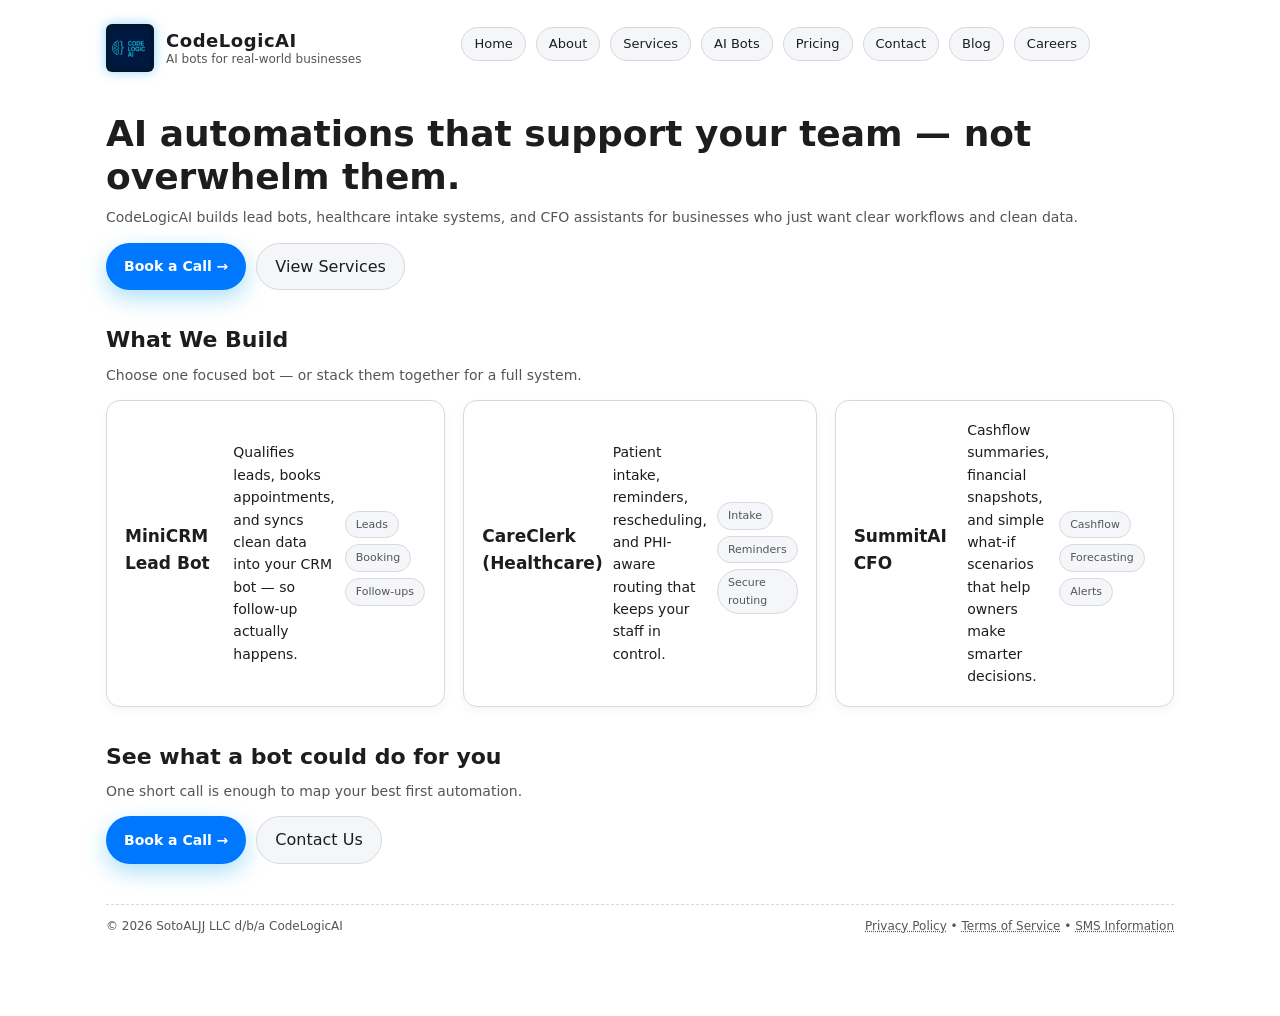
<file: index.html>
<!DOCTYPE html>
<html lang="en">
<head>
  <meta charset="UTF-8" />
  <title>CodeLogicAI – Practical AI Bots for Real Businesses</title>
  <meta name="viewport" content="width=device-width, initial-scale=1" />
  <meta
    name="description"
    content="AI bots for lead capture, scheduling, healthcare intake, and financial visibility — built for real-world small businesses."
  />
  <link rel="stylesheet" href="style.css" />

  <style>
    /* LIGHT THEME */
    :root {
      --bg: #ffffff;
      --bg-alt: #f4f6f9;
      --accent: #0077ff;
      --accent-soft: rgba(0,119,255,0.09);
      --text: #1d1d1f;
      --muted: #555;
      --card: #ffffff;
      --border: #d9d9d9;
    }

    * {
      margin: 0;
      padding: 0;
      box-sizing: border-box;
      font-family: system-ui, -apple-system, BlinkMacSystemFont, "Segoe UI", sans-serif;
    }

    body {
      background: var(--bg);
      color: var(--text);
      line-height: 1.6;
      -webkit-font-smoothing: antialiased;
    }

    a { color: inherit; text-decoration: none; }

    .page {
      max-width: 1100px;
      margin: 0 auto;
      padding: 24px 16px 80px;
    }

    /* HEADER */
    header {
      display: flex;
      justify-content: space-between;
      align-items: center;
      margin-bottom: 40px;
      flex-wrap: wrap;
      gap: 16px;
    }

    .logo {
      display: flex;
      gap: 12px;
      align-items: center;
    }

    .logo-img {
      width: 48px;
      height: auto;
      border-radius: 6px;
    }

    .logo-text span:first-child {
      font-weight: 700;
      font-size: 18px;
    }

    .logo-text span:last-child {
      font-size: 12px;
      color: var(--muted);
    }

    /* NAVIGATION */
    .nav {
      display: flex;
      gap: 10px;
      flex-wrap: wrap;
    }

    .nav a {
      padding: 6px 12px;
      border-radius: 999px;
      background: var(--bg-alt);
      border: 1px solid var(--border);
      font-size: 13px;
      color: var(--text);
    }

    .nav a:hover {
      background: var(--accent-soft);
      border-color: var(--accent);
    }

    /* BUTTONS */
    .btn-primary {
      padding: 10px 18px;
      border-radius: 999px;
      background: var(--accent);
      color: white;
      border: none;
      font-weight: 600;
      cursor: pointer;
    }

    .btn-secondary {
      padding: 10px 18px;
      border-radius: 999px;
      background: var(--bg-alt);
      border: 1px solid var(--border);
      color: var(--text);
      cursor: pointer;
    }

    /* SECTIONS */
    .section {
      margin-top: 32px;
    }

    .section h1 {
      font-size: 36px;
      margin-bottom: 8px;
    }

    .section h2 {
      font-size: 22px;
      margin-bottom: 6px;
    }

    .section-sub {
      color: var(--muted);
      font-size: 14px;
      margin-bottom: 14px;
    }

    /* CARDS */
    .grid-3 {
      display: grid;
      grid-template-columns: repeat(3, 1fr);
      gap: 18px;
    }

    .grid-2 {
      display: grid;
      grid-template-columns: repeat(2, 1fr);
      gap: 18px;
      margin-top: 14px;
    }

    @media (max-width: 860px) {
      .grid-3, .grid-2 {
        grid-template-columns: 1fr;
      }
    }

    .card {
      background: var(--card);
      padding: 18px;
      border-radius: 14px;
      border: 1px solid var(--border);
      box-shadow: 0 4px 10px rgba(0,0,0,0.04);
      font-size: 14px;
    }

    .card h3 {
      margin-bottom: 6px;
      font-size: 17px;
      font-weight: 600;
    }

    .pill-row {
      display: flex;
      gap: 6px;
      margin-top: 10px;
      flex-wrap: wrap;
    }

    .pill-row span {
      background: var(--bg-alt);
      border: 1px solid var(--border);
      padding: 4px 10px;
      border-radius: 999px;
      font-size: 11px;
      color: var(--muted);
    }

    footer {
      margin-top: 40px;
      font-size: 12px;
      color: var(--muted);
      display: flex;
      justify-content: space-between;
      flex-wrap: wrap;
    }
  </style>
</head>

<body>
  <div class="page">

    <!-- HEADER -->
    <header>
      <div class="logo">
        <img src="assets/Logo.png" class="logo-img" alt="CodeLogicAI Logo">
        <div class="logo-text">
          <span>CodeLogicAI</span>
          <span>AI bots for real-world businesses</span>
        </div>
      </div>

      <nav class="nav">
        <a href="index.html">Home</a>
        <a href="about.html">About</a>
        <a href="services.html">Services</a>
        <a href="bots.html">AI Bots</a>
        <a href="pricing.html">Pricing</a>
        <a href="contact.html">Contact</a>
        <a href="blog.html">Blog</a>
        <a href="careers.html">Careers</a>
      </nav>
    </header>

    <!-- HERO -->
    <section class="section">
      <h1>AI automations that support your team — not overwhelm them.</h1>
      <p class="section-sub">
        CodeLogicAI builds lead bots, healthcare intake systems, and CFO assistants for businesses who just want clear workflows and clean data.
      </p>

      <div style="display:flex; gap:10px; flex-wrap:wrap; margin-top:10px;">
        <a href="https://cal.com/your-handle/15min" class="btn-primary">Book a Call →</a>
        <a href="services.html" class="btn-secondary">View Services</a>
      </div>
    </section>

    <!-- WHAT WE BUILD -->
    <section class="section">
      <h2>What We Build</h2>
      <p class="section-sub">Choose one focused bot — or stack them together for a full system.</p>

      <div class="grid-3">

        <!-- CARD 1 UPDATED -->
        <div class="card">
          <h3>MiniCRM Lead Bot</h3>
          <p>Qualifies leads, books appointments, and syncs clean data into your CRM bot — so follow-up actually happens.</p>
          <div class="pill-row">
            <span>Leads</span><span>Booking</span><span>Follow-ups</span>
          </div>
        </div>

        <div class="card">
          <h3>CareClerk (Healthcare)</h3>
          <p>Patient intake, reminders, rescheduling, and PHI-aware routing that keeps your staff in control.</p>
          <div class="pill-row">
            <span>Intake</span><span>Reminders</span><span>Secure routing</span>
          </div>
        </div>

        <div class="card">
          <h3>SummitAI CFO</h3>
          <p>Cashflow summaries, financial snapshots, and simple what-if scenarios that help owners make smarter decisions.</p>
          <div class="pill-row">
            <span>Cashflow</span><span>Forecasting</span><span>Alerts</span>
          </div>
        </div>

      </div>
    </section>

    <!-- CTA -->
    <section class="section">
      <h2>See what a bot could do for you</h2>
      <p class="section-sub">One short call is enough to map your best first automation.</p>

      <div style="display:flex; gap:10px; flex-wrap:wrap; margin-top:10px;">
        <a href="https://cal.com/your-handle/15min" class="btn-primary">Book a Call →</a>
        <a href="contact.html" class="btn-secondary">Contact Us</a>
      </div>
    </section>

    <!-- FOOTER -->
    <footer>
      <div>© <span id="year"></span> SotoALJJ LLC d/b/a CodeLogicAI</div>
      <div>
        <a href="privacy.html">Privacy Policy</a> •
        <a href="terms.html">Terms of Service</a> •
        <a href="sms-consent.html">SMS Information</a>
      </div>
    </footer>
  </div>

  <script>
    document.getElementById("year").textContent = new Date().getFullYear();
  </script>
</body>
</html>
</file>
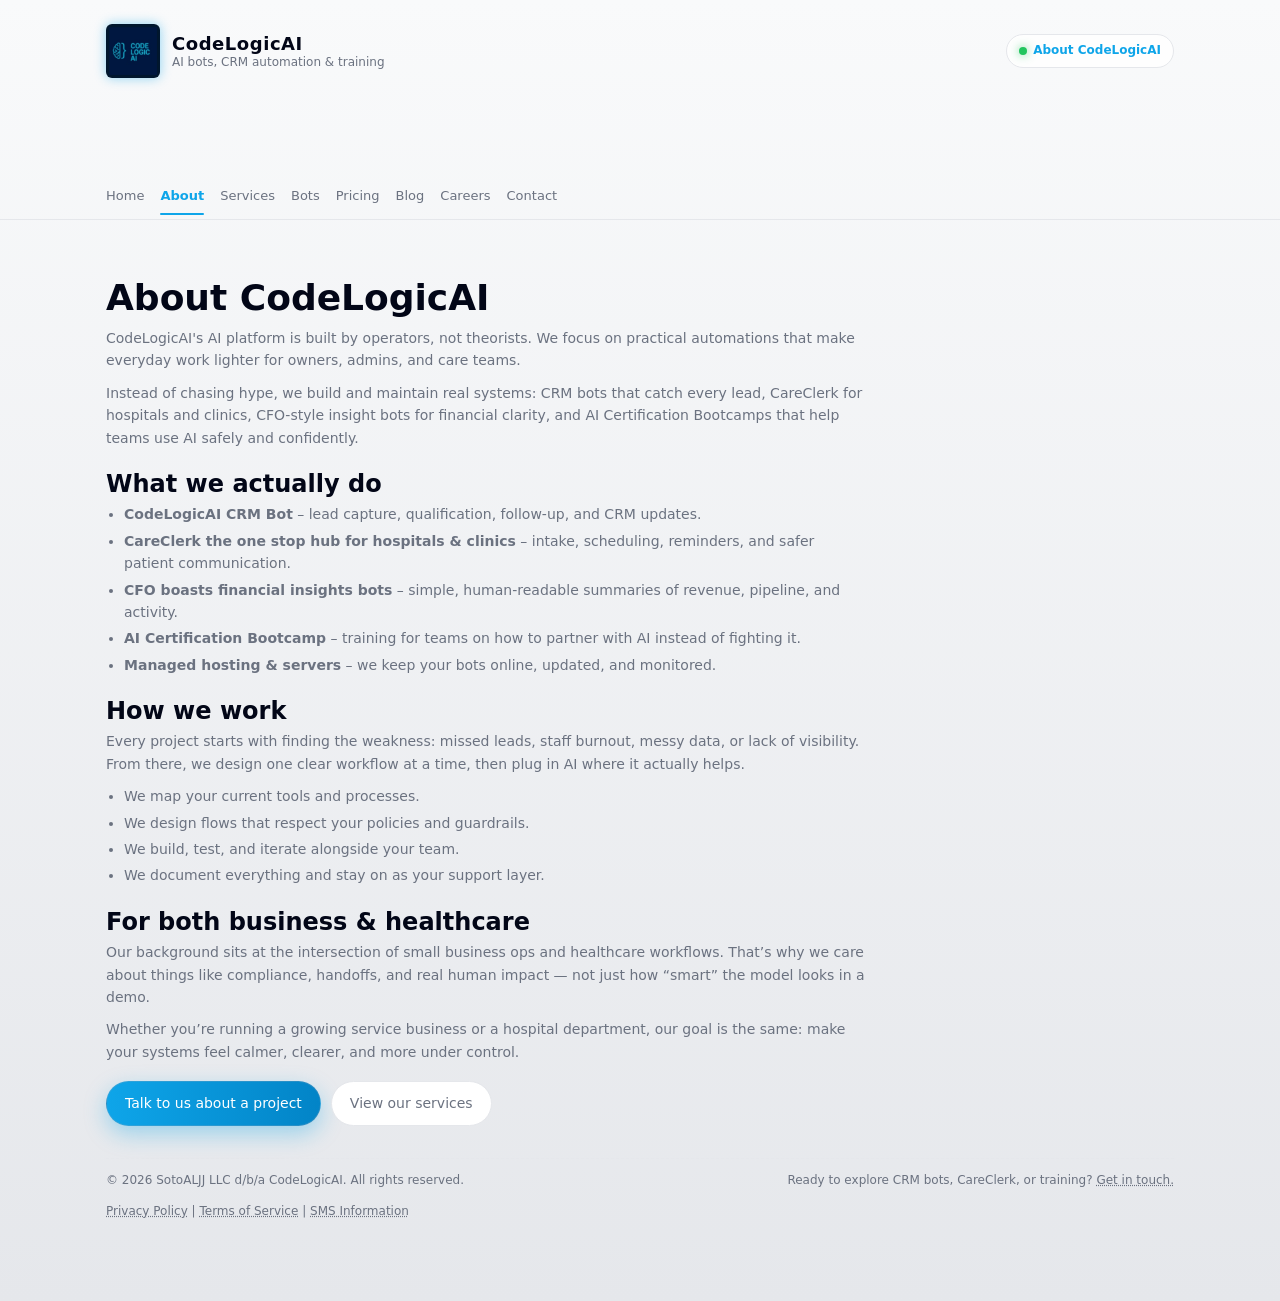
<file: about.html>
<!DOCTYPE html>
<html lang="en">
<head>
  <meta charset="UTF-8" />
  <title>About – CodeLogicAI</title>
  <meta name="viewport" content="width=device-width, initial-scale=1" />
  <meta
    name="description"
    content="Learn about CodeLogicAI – here at the AI studio we are building custom CRM bots, CareClerk is a hub for hospitals, CFO finacial insights bots, and AI Bootcamps for real-world teams."
  />
  <link rel="stylesheet" href="style.css" />
</head>
<body>
  <!-- Shared header -->
  <div class="page">
    <header>
      <div class="logo">
        <img src="assets/Logo.png" alt="CodeLogicAI Logo" class="logo-img" />
        <div class="logo-text">
          <span>CodeLogicAI</span>
          <span>AI bots, CRM automation & training</span>
        </div>
      </div>

      <div class="pill">
        <span class="pill-dot"></span>
        <span>
          <span class="accent">About CodeLogicAI</span>
        </span>
      </div>
    </header>
  </div>

  <!-- Shared nav -->
  <div class="nav-wrapper">
    <nav class="nav">
      <a href="index.html"    class="nav-link">Home</a>
      <a href="about.html"    class="nav-link active">About</a>
      <a href="services.html" class="nav-link">Services</a>
      <a href="bots.html"     class="nav-link">Bots</a>
      <a href="pricing.html"  class="nav-link">Pricing</a>
      <a href="blog.html"     class="nav-link">Blog</a>
      <a href="careers.html"  class="nav-link">Careers</a>
      <a href="contact.html"  class="nav-link">Contact</a>
    </nav>
  </div>

  <!-- Page content -->
  <div class="page">
    <section class="page-section">
      <h1>About CodeLogicAI</h1>
      <p>
        CodeLogicAI's  AI platform is built by operators, not theorists. We focus on
        practical automations that make everyday work lighter for owners, admins, and care teams.
      </p>
      <p>
        Instead of chasing hype, we build and maintain real systems:
        CRM bots that catch every lead, CareClerk for hospitals and clinics,
        CFO-style insight bots for financial clarity, and AI Certification Bootcamps
        that help teams use AI safely and confidently.
      </p>

      <h2 style="margin-top:16px;">What we actually do</h2>
      <ul>
        <li><strong>CodeLogicAI CRM Bot</strong> – lead capture, qualification, follow-up, and CRM updates.</li>
        <li><strong>CareClerk the one stop hub for hospitals & clinics</strong> – intake, scheduling, reminders, and safer patient communication.</li>
        <li><strong>CFO boasts financial insights bots</strong> – simple, human-readable summaries of revenue, pipeline, and activity.</li>
        <li><strong>AI Certification Bootcamp</strong> – training for teams on how to partner with AI instead of fighting it.</li>
        <li><strong>Managed hosting & servers</strong> – we keep your bots online, updated, and monitored.</li>
      </ul>

      <h2 style="margin-top:16px;">How we work</h2>
      <p>
        Every project starts with finding the weakness: missed leads, staff burnout, messy data,
        or lack of visibility. From there, we design one clear workflow at a time, then plug in
        AI where it actually helps.
      </p>
      <ul>
        <li>We map your current tools and processes.</li>
        <li>We design flows that respect your policies and guardrails.</li>
        <li>We build, test, and iterate alongside your team.</li>
        <li>We document everything and stay on as your support layer.</li>
      </ul>

      <h2 style="margin-top:16px;">For both business & healthcare</h2>
      <p>
        Our background sits at the intersection of small business ops and healthcare workflows.
        That’s why we care about things like compliance, handoffs, and real human impact —
        not just how “smart” the model looks in a demo.
      </p>
      <p>
        Whether you’re running a growing service business or a hospital department, our goal is the same:
        make your systems feel calmer, clearer, and more under control.
      </p>

      <div style="display:flex;gap:10px;flex-wrap:wrap;margin-top:18px;">
        <a
          href="mailto:lilliansoto@codelogicai.org?subject=CodeLogicAI%20About%20Project%20Inquiry"
          class="btn-primary"
        >
          Talk to us about a project
        </a>
        <a href="services.html" class="btn-outline">
          View our services
        </a>
      </div>
    </section>

    
<footer>
  <span>
    &copy; <span id="year"></span>
    SotoALJJ LLC d/b/a CodeLogicAI. All rights reserved.
  </span>

  <span>
    Ready to explore CRM bots, CareClerk, or training?
    <a href="contact.html">Get in touch.</a>
  </span>

  <div class="footer-links">
    <a href="privacy.html">Privacy Policy</a> |
    <a href="terms.html">Terms of Service</a> |
    <a href="sms-consent.html">SMS Information</a>
  </div>
</footer>

  </div>

  <script>
    document.getElementById("year").textContent = new Date().getFullYear();
  </script>
</body>
</html>
</file>
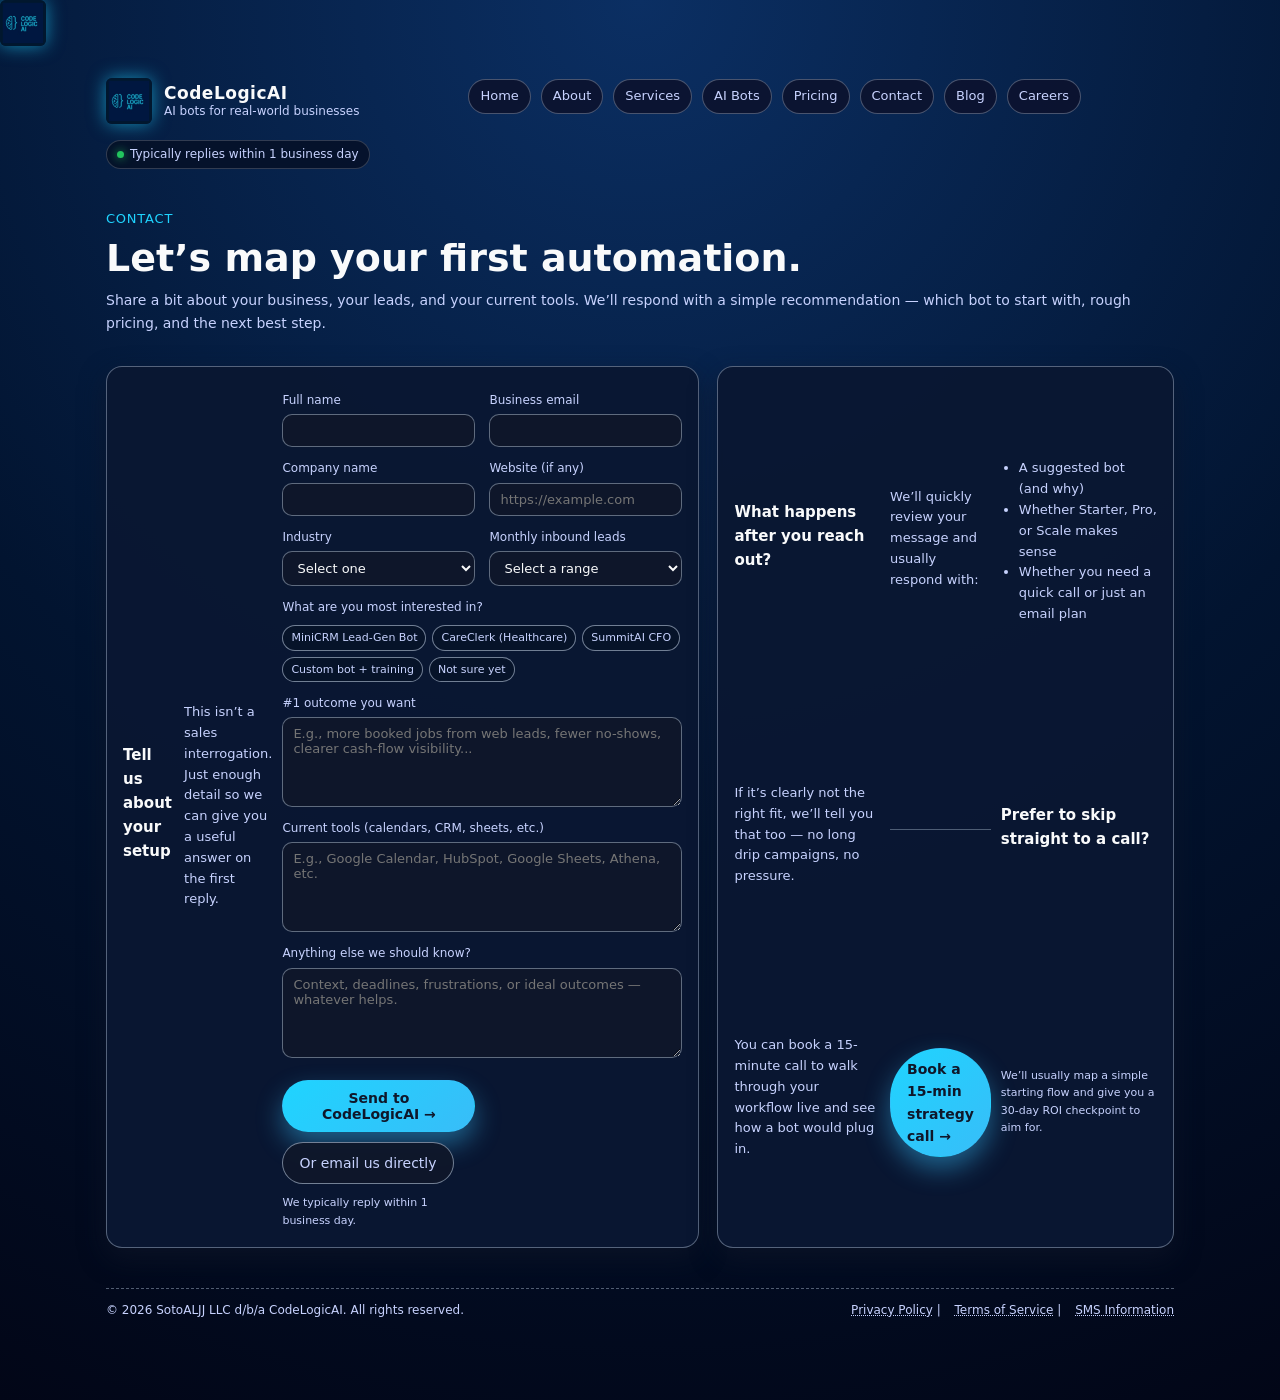
<file: contact.html>
<!DOCTYPE html>
<html lang="en">
<link rel="stylesheet" href="style.css" />
  <head>
  <meta charset="UTF-8" />
    <img src="assets/Logo.png" alt="CodeLogicAI Logo" class="logo-img">
  <title>Contact – CodeLogicAI</title>
  <meta name="viewport" content="width=device-width, initial-scale=1" />
  <meta
    name="description"
    content="Contact CodeLogicAI to discuss AI bots for lead capture, scheduling, healthcare intake, and CFO insights."
  />

  <style>
    :root {
      --bg: #021430;
      --bg-alt: #032341;
      --accent: #1fd4ff;
      --accent-soft: rgba(31, 212, 255, 0.16);
      --text: #f9fafb;
      --muted: #c7d2fe;
      --danger: #fb7185;
      --card: rgba(10, 23, 50, 0.96);
      --border: rgba(148, 163, 184, 0.55);
      --input-bg: rgba(15, 23, 42, 0.98);
    }

    * {
      box-sizing: border-box;
      margin: 0;
      padding: 0;
      font-family: system-ui, -apple-system, BlinkMacSystemFont, "Segoe UI", sans-serif;
    }

    body {
      background: radial-gradient(circle at top, #0b2f63 0, #021430 55%, #020617 100%);
      color: var(--text);
      line-height: 1.6;
      -webkit-font-smoothing: antialiased;
    }

    a { color: inherit; text-decoration: none; }

    .page {
      max-width: 1100px;
      margin: 0 auto;
      padding: 24px 16px 80px;
    }

    /* Header + logo */
    header {
      display: flex;
      align-items: center;
      justify-content: space-between;
      gap: 16px;
      margin-bottom: 40px;
      flex-wrap: wrap;
    }

    .logo {
      display: flex;
      align-items: center;
      gap: 12px;
    }

    .logo-img {
      height: 46px;
      width: auto;
      border-radius: 6px;
      box-shadow: 0 0 18px rgba(31, 212, 255, 0.6);
    }

    .logo-text {
      display: flex;
      flex-direction: column;
      line-height: 1.2;
    }

    .logo-text span:first-child {
      font-weight: 700;
      letter-spacing: 0.03em;
      font-size: 17px;
    }

    .logo-text span:last-child {
      font-size: 12px;
      color: var(--muted);
    }

    .nav {
      display: flex;
      flex-wrap: wrap;
      gap: 10px;
      font-size: 13px;
    }

    .nav a {
      padding: 6px 11px;
      border-radius: 999px;
      color: var(--muted);
      border: 1px solid rgba(148, 163, 184, 0.45);
      background: rgba(12, 20, 48, 0.95);
    }

    .nav a:hover {
      color: var(--text);
      background: rgba(15, 23, 42, 0.98);
      border-color: rgba(191, 219, 254, 0.9);
    }

    .header-cta {
      display: flex;
      gap: 10px;
      align-items: center;
      font-size: 13px;
      color: var(--muted);
    }

    .pill {
      border-radius: 999px;
      padding: 4px 10px;
      border: 1px solid rgba(255, 255, 255, 0.18);
      background: rgba(6, 17, 40, 0.9);
      display: inline-flex;
      align-items: center;
      gap: 6px;
    }

    .dot-green {
      width: 7px;
      height: 7px;
      border-radius: 999px;
      background: #22c55e;
      box-shadow: 0 0 10px rgba(34, 197, 94, 0.9);
    }

    main { display: block; }

    .section {
      margin-top: 32px;
    }

    .section h1 {
      font-size: clamp(30px, 4vw, 38px);
      line-height: 1.1;
      margin-bottom: 10px;
    }

    .section h2 {
      font-size: 22px;
      margin-bottom: 8px;
    }

    .section p.section-sub {
      font-size: 14px;
      color: var(--muted);
      margin-bottom: 16px;
    }

    /* Layout */
    .grid-2 {
      display: grid;
      grid-template-columns: minmax(0, 1.3fr) minmax(0, 1fr);
      gap: 18px;
      margin-top: 20px;
    }

    @media (max-width: 880px) {
      header {
        flex-direction: column;
        align-items: flex-start;
      }
      .grid-2 {
        grid-template-columns: 1fr;
      }
    }

    .card {
      background: var(--card);
      border-radius: 16px;
      border: 1px solid var(--border);
      padding: 16px 16px 18px;
      font-size: 13px;
      box-shadow: 0 10px 26px rgba(15, 23, 42, 0.6);
    }

    .card h3 {
      font-size: 15px;
      margin-bottom: 6px;
    }

    .muted {
      color: var(--muted);
      font-size: 13px;
    }

    /* Form */
    form {
      display: grid;
      grid-template-columns: 1fr 1fr;
      gap: 12px 14px;
      margin-top: 8px;
    }

    @media (max-width: 720px) {
      form {
        grid-template-columns: 1fr;
      }
    }

    .field {
      display: flex;
      flex-direction: column;
      gap: 4px;
      font-size: 13px;
    }

    .field.full {
      grid-column: 1 / -1;
    }

    label {
      font-size: 12px;
      color: var(--muted);
    }

    input,
    select,
    textarea {
      background: var(--input-bg);
      border-radius: 10px;
      border: 1px solid rgba(148, 163, 184, 0.6);
      padding: 8px 10px;
      font-size: 13px;
      color: var(--text);
      outline: none;
    }

    input:focus,
    select:focus,
    textarea:focus {
      border-color: var(--accent);
      box-shadow: 0 0 0 1px rgba(56, 189, 248, 0.7);
    }

    textarea {
      min-height: 90px;
      resize: vertical;
    }

    .chips {
      display: flex;
      flex-wrap: wrap;
      gap: 6px;
      margin-top: 4px;
    }

    .chip {
      font-size: 11px;
      padding: 3px 8px;
      border-radius: 999px;
      background: rgba(7, 19, 42, 0.95);
      border: 1px solid rgba(148, 163, 184, 0.75);
      color: var(--muted);
    }

    .btn-primary,
    .btn-secondary {
      border-radius: 999px;
      padding: 9px 16px;
      font-size: 14px;
      font-weight: 500;
      border: 1px solid transparent;
      cursor: pointer;
      display: inline-flex;
      align-items: center;
      gap: 8px;
      transition:
        transform 0.12s ease,
        box-shadow 0.12s ease,
        background 0.12s ease,
        border-color 0.12s ease;
    }

    .btn-primary {
      background: linear-gradient(135deg, #1fd4ff, #38bdf8);
      color: #0f172a;
      box-shadow: 0 12px 26px rgba(56, 189, 248, 0.45);
      font-weight: 600;
    }

    .btn-primary:hover {
      transform: translateY(-1px);
      box-shadow: 0 16px 34px rgba(56, 189, 248, 0.6);
    }

    .btn-secondary {
      background: rgba(15, 23, 42, 0.96);
      border-color: rgba(148, 163, 184, 0.75);
      color: var(--muted);
    }

    .btn-secondary:hover {
      background: rgba(15, 23, 42, 0.99);
      border-color: rgba(191, 219, 254, 0.9);
    }

    .form-actions {
      margin-top: 10px;
      display: flex;
      gap: 10px;
      flex-wrap: wrap;
      align-items: center;
    }

    .hint {
      font-size: 11px;
      color: var(--muted);
    }

    footer {
      margin-top: 40px;
      font-size: 12px;
      color: var(--muted);
      display: flex;
      justify-content: space-between;
      gap: 10px;
      flex-wrap: wrap;
      align-items: center;
    }

    .footer-links a {
      font-size: 12px;
      color: var(--muted);
      margin-left: 10px;
    }
  </style>
</head>

<body>
  <div class="page">

    <header>
      <div class="logo">
        <img src="assets/Logo.png" alt="CodeLogicAI Logo" class="logo-img">
        <div class="logo-text">
          <span>CodeLogicAI</span>
          <span>AI bots for real-world businesses</span>
        </div>
      </div>

      <nav class="nav">
        <a href="index.html">Home</a>
        <a href="about.html">About</a>
        <a href="services.html">Services</a>
        <a href="bots.html">AI Bots</a>
        <a href="pricing.html">Pricing</a>
        <a href="contact.html">Contact</a>
        <a href="blog.html">Blog</a>
        <a href="careers.html">Careers</a>
      </nav>

      <div class="header-cta">
        <div class="pill">
          <span class="dot-green"></span>
          <span>Typically replies within 1 business day</span>
        </div>
      </div>
    </header>

    <main>
      <!-- HERO -->
      <section class="section">
        <div style="font-size:13px;color:var(--accent);text-transform:uppercase;letter-spacing:.06em;margin-bottom:8px;">
          Contact
        </div>
        <h1>Let’s map your first automation.</h1>
        <p class="section-sub">
          Share a bit about your business, your leads, and your current tools. We’ll respond with
          a simple recommendation — which bot to start with, rough pricing, and the next best step.
        </p>
      </section>

      <!-- FORM + SIDEBAR -->
      <section class="section">
        <div class="grid-2">
          <!-- FORM CARD -->
          <div class="card">
            <h3>Tell us about your setup</h3>
            <p class="muted">
              This isn’t a sales interrogation. Just enough detail so we can give you a useful answer on the first reply.
            </p>

            <!-- NOTE: update the action to a real form endpoint later if you want -->
            <form action="mailto:lilliansoto@codelogicai.org" method="post" enctype="text/plain">
              <div class="field">
                <label for="name">Full name</label>
                <input id="name" name="name" type="text" required />
              </div>

              <div class="field">
                <label for="email">Business email</label>
                <input id="email" name="email" type="email" required />
              </div>

              <div class="field">
                <label for="company">Company name</label>
                <input id="company" name="company" type="text" />
              </div>

              <div class="field">
                <label for="website">Website (if any)</label>
                <input id="website" name="website" type="url" placeholder="https://example.com" />
              </div>

              <div class="field">
                <label for="industry">Industry</label>
                <select id="industry" name="industry">
                  <option value="">Select one</option>
                  <option>Home services</option>
                  <option>Healthcare / wellness</option>
                  <option>Roofing / trades</option>
                  <option>Trucking / logistics</option>
                  <option>Retail / e-com</option>
                  <option>Agency / marketing</option>
                  <option>Other</option>
                </select>
              </div>

              <div class="field">
                <label for="leads">Monthly inbound leads</label>
                <select id="leads" name="leads">
                  <option value="">Select a range</option>
                  <option>0–25</option>
                  <option>26–100</option>
                  <option>101–300</option>
                  <option>300+</option>
                </select>
              </div>

              <div class="field full">
                <label>What are you most interested in?</label>
                <div class="chips">
                  <span class="chip">MiniCRM Lead-Gen Bot</span>
                  <span class="chip">CareClerk (Healthcare)</span>
                  <span class="chip">SummitAI CFO</span>
                  <span class="chip">Custom bot + training</span>
                  <span class="chip">Not sure yet</span>
                </div>
              </div>

              <div class="field full">
                <label for="goal">#1 outcome you want</label>
                <textarea
                  id="goal"
                  name="goal"
                  placeholder="E.g., more booked jobs from web leads, fewer no-shows, clearer cash-flow visibility..."
                ></textarea>
              </div>

              <div class="field full">
                <label for="tools">Current tools (calendars, CRM, sheets, etc.)</label>
                <textarea
                  id="tools"
                  name="tools"
                  placeholder="E.g., Google Calendar, HubSpot, Google Sheets, Athena, etc."
                ></textarea>
              </div>

              <div class="field full">
                <label for="message">Anything else we should know?</label>
                <textarea
                  id="message"
                  name="message"
                  placeholder="Context, deadlines, frustrations, or ideal outcomes — whatever helps."
                ></textarea>
              </div>

              <div class="form-actions">
                <button type="submit" class="btn-primary">Send to CodeLogicAI →</button>
                <a href="mailto:lilliansoto@codelogicai.org" class="btn-secondary">Or email us directly</a>
                <span class="hint">We typically reply within 1 business day.</span>
              </div>
            </form>
          </div>

          <!-- SIDEBAR CARD -->
          <div class="card">
            <h3>What happens after you reach out?</h3>
            <p class="muted">
              We’ll quickly review your message and usually respond with:
            </p>
            <ul class="muted" style="padding-left:18px;margin-top:6px;font-size:13px;">
              <li>A suggested bot (and why)</li>
              <li>Whether Starter, Pro, or Scale makes sense</li>
              <li>Whether you need a quick call or just an email plan</li>
            </ul>

            <p class="muted" style="margin-top:10px;">
              If it’s clearly not the right fit, we’ll tell you that too — no long drip campaigns, no pressure.
            </p>

            <hr style="border:none;border-top:1px solid rgba(148,163,184,0.5);margin:14px 0;" />

            <h3>Prefer to skip straight to a call?</h3>
            <p class="muted">
              You can book a 15-minute call to walk through your workflow live and see how a bot would plug in.
            </p>

            <a href="https://cal.com/your-handle/15min" class="btn-primary" style="margin-top:10px;">
              Book a 15-min strategy call →
            </a>

            <p class="hint" style="margin-top:8px;">
              We’ll usually map a simple starting flow and give you a 30-day ROI checkpoint to aim for.
            </p>
          </div>
        </div>
      </section>
    </main>


<footer>
  <div>
    &copy; <span id="year"></span>
    SotoALJJ LLC d/b/a CodeLogicAI. All rights reserved.
  </div>

  <div class="footer-links">
    <a href="privacy.html">Privacy Policy</a> |
    <a href="terms.html">Terms of Service</a> |
    <a href="sms-consent.html">SMS Information</a>
  </div>
</footer>

<script>
  document.getElementById("year").textContent =
    new Date().getFullYear();
</script>
</body>
</html>
</file>
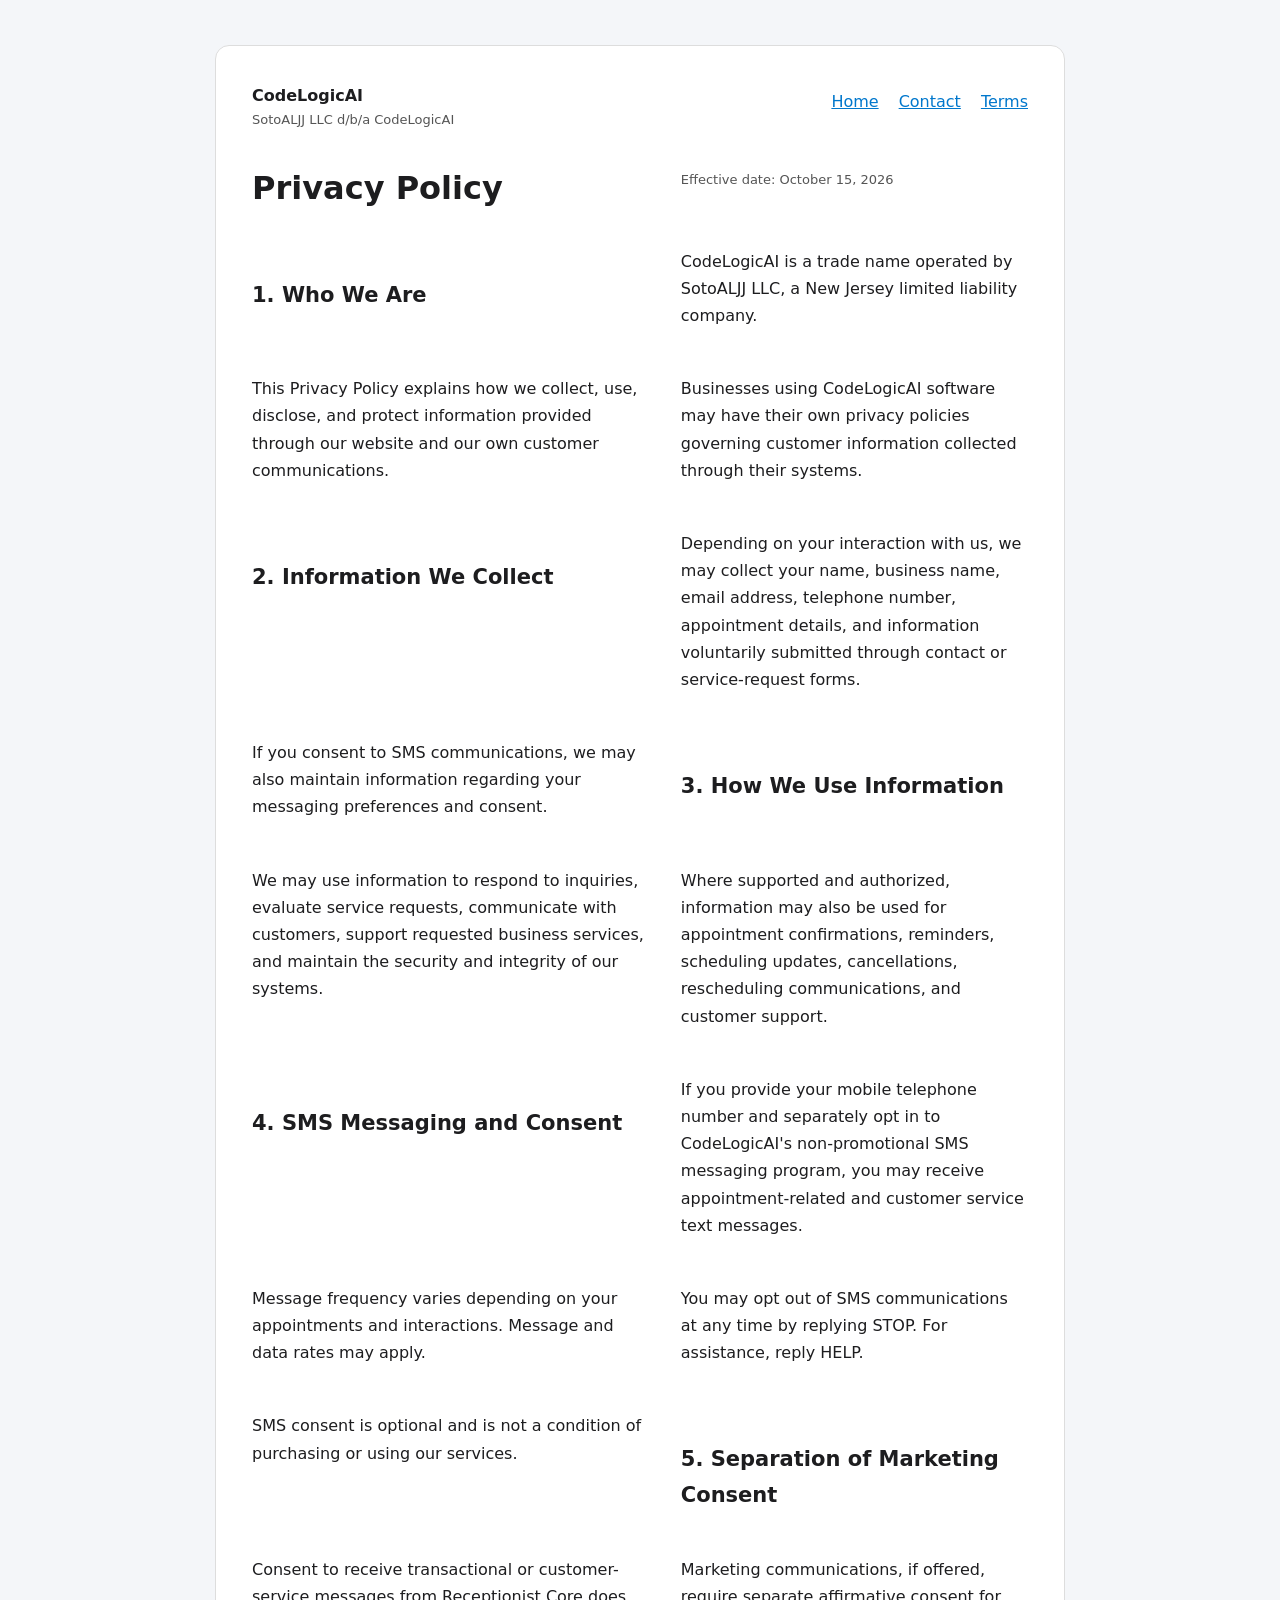
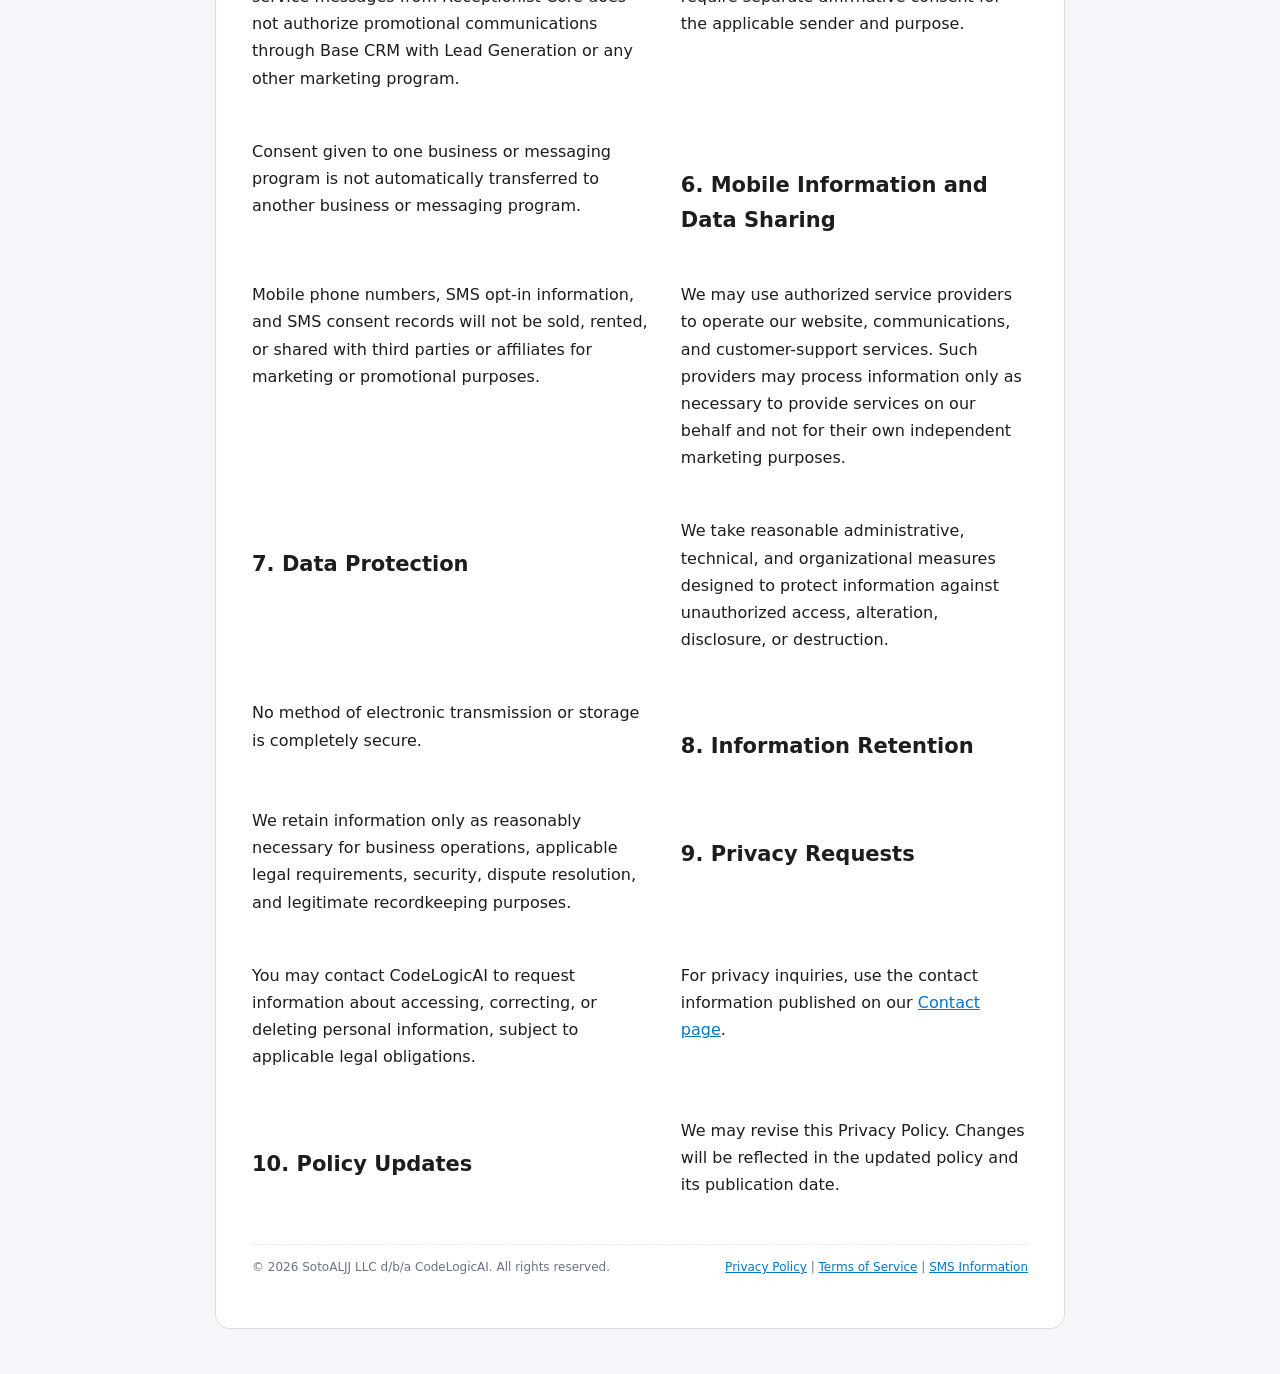
<file: privacy.html>
<!DOCTYPE html>
<html lang="en">
<head>
  <meta charset="UTF-8">
  <meta name="viewport" content="width=device-width, initial-scale=1">
  <title>Privacy Policy | CodeLogicAI</title>
  <meta name="description" content="CodeLogicAI Privacy Policy and SMS messaging disclosures.">
  <link rel="stylesheet" href="style.css">
  <style>
    body {
      background: #f4f6f9;
      color: #1d1d1f;
      font-family: system-ui, Arial, sans-serif;
      line-height: 1.7;
    }
    .policy-container {
      max-width: 850px;
      margin: 45px auto;
      padding: 36px;
      background: #fff;
      border: 1px solid #ddd;
      border-radius: 14px;
    }
    .policy-container h1 {
      font-size: 32px;
      margin-bottom: 8px;
    }
    .policy-container h2 {
      font-size: 21px;
      margin-top: 30px;
      margin-bottom: 10px;
    }
    .policy-container p {
      margin-bottom: 14px;
    }
    .policy-container a, footer a {
      color: #0077cc;
      text-decoration: underline;
    }
    .policy-note {
      color: #555;
      font-size: 13px;
    }
    .policy-navigation {
      display: flex;
      gap: 20px;
      flex-wrap: wrap;
      margin-bottom: 25px;
    }
    @media (max-width: 600px) {
      .policy-container {
        margin: 15px;
        padding: 20px;
      }
    }
  </style>
</head>
<body>

<div class="policy-container">

  <header>
    <div>
      <strong>CodeLogicAI</strong>
      <p class="policy-note">
        SotoALJJ LLC d/b/a CodeLogicAI
      </p>
    </div>
    <nav class="policy-navigation" aria-label="Policy navigation">
      <a href="index.html">Home</a>
      <a href="contact.html">Contact</a>
      <a href="terms.html">Terms</a>
    </nav>
  </header>

  <main>
    <h1>Privacy Policy</h1>
    <p class="policy-note">
      Effective date: October 15, 2026
    </p>

    <h2>1. Who We Are</h2>
    <p>
      CodeLogicAI is a trade name operated by SotoALJJ LLC,
      a New Jersey limited liability company.
    </p>
    <p>
      This Privacy Policy explains how we collect, use,
      disclose, and protect information provided through
      our website and our own customer communications.
    </p>
    <p>
      Businesses using CodeLogicAI software may have
      their own privacy policies governing customer
      information collected through their systems.
    </p>

    <h2>2. Information We Collect</h2>
    <p>
      Depending on your interaction with us, we may
      collect your name, business name, email address,
      telephone number, appointment details, and
      information voluntarily submitted through
      contact or service-request forms.
    </p>
    <p>
      If you consent to SMS communications, we may also
      maintain information regarding your messaging
      preferences and consent.
    </p>

    <h2>3. How We Use Information</h2>
    <p>
      We may use information to respond to inquiries,
      evaluate service requests, communicate with
      customers, support requested business services,
      and maintain the security and integrity of
      our systems.
    </p>
    <p>
      Where supported and authorized, information may
      also be used for appointment confirmations,
      reminders, scheduling updates, cancellations,
      rescheduling communications, and customer support.
    </p>

    <h2>4. SMS Messaging and Consent</h2>
    <p>
      If you provide your mobile telephone number
      and separately opt in to CodeLogicAI's
      non-promotional SMS messaging program, you
      may receive appointment-related and customer
      service text messages.
    </p>
    <p>
      Message frequency varies depending on
      your appointments and interactions.
      Message and data rates may apply.
    </p>
    <p>
      You may opt out of SMS communications at
      any time by replying STOP.
      For assistance, reply HELP.
    </p>
    <p>
      SMS consent is optional and is not
      a condition of purchasing or using
      our services.
    </p>

    <h2>5. Separation of Marketing Consent</h2>
    <p>
      Consent to receive transactional or
      customer-service messages from Receptionist
      Core does not authorize promotional
      communications through Base CRM with
      Lead Generation or any other marketing program.
    </p>
    <p>
      Marketing communications, if offered,
      require separate affirmative consent
      for the applicable sender and purpose.
    </p>
    <p>
      Consent given to one business or messaging
      program is not automatically transferred
      to another business or messaging program.
    </p>

    <h2>6. Mobile Information and Data Sharing</h2>
    <p>
      Mobile phone numbers, SMS opt-in information,
      and SMS consent records will not be sold,
      rented, or shared with third parties or
      affiliates for marketing or promotional purposes.
    </p>
    <p>
      We may use authorized service providers
      to operate our website, communications,
      and customer-support services.
      Such providers may process information
      only as necessary to provide services
      on our behalf and not for their own
      independent marketing purposes.
    </p>

    <h2>7. Data Protection</h2>
    <p>
      We take reasonable administrative,
      technical, and organizational measures
      designed to protect information against
      unauthorized access, alteration,
      disclosure, or destruction.
    </p>
    <p>
      No method of electronic transmission
      or storage is completely secure.
    </p>

    <h2>8. Information Retention</h2>
    <p>
      We retain information only as reasonably
      necessary for business operations,
      applicable legal requirements,
      security, dispute resolution,
      and legitimate recordkeeping purposes.
    </p>

    <h2>9. Privacy Requests</h2>
    <p>
      You may contact CodeLogicAI to request
      information about accessing, correcting,
      or deleting personal information,
      subject to applicable legal obligations.
    </p>
    <p>
      For privacy inquiries, use the
      contact information published on our
      <a href="contact.html">Contact page</a>.
    </p>

    <h2>10. Policy Updates</h2>
    <p>
      We may revise this Privacy Policy.
      Changes will be reflected in the
      updated policy and its publication date.
    </p>
  </main>

  <footer>
    <p>
      &copy; 2026 SotoALJJ LLC d/b/a CodeLogicAI.
      All rights reserved.
    </p>
    <p>
      <a href="privacy.html">Privacy Policy</a> |
      <a href="terms.html">Terms of Service</a> |
      <a href="sms-consent.html">SMS Information</a>
    </p>
  </footer>

</div>

</body>
</html>
</file>
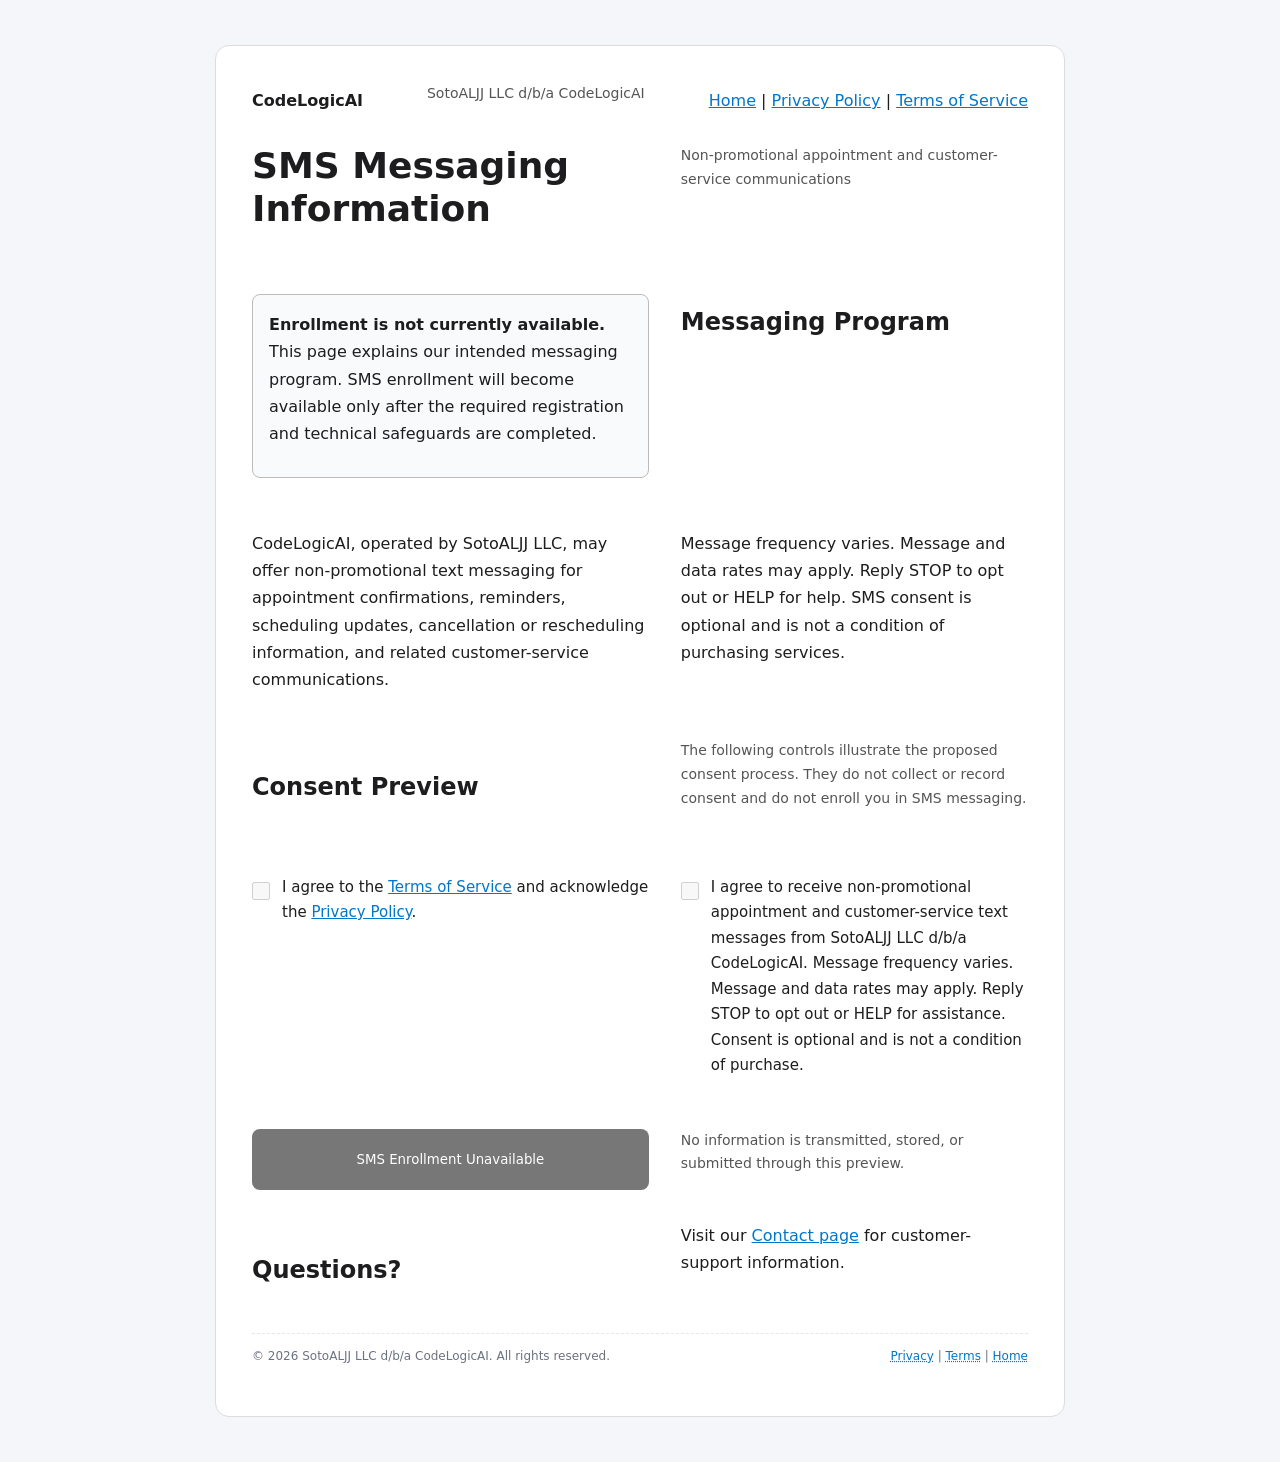
<file: sms-consent.html>
<!DOCTYPE html>
<html lang="en">
<head>
  <meta charset="UTF-8">
  <meta name="viewport" content="width=device-width, initial-scale=1">
  <title>SMS Consent | CodeLogicAI</title>
  <meta name="description"
        content="CodeLogicAI SMS messaging information and consent disclosures.">
  <link rel="stylesheet" href="style.css">
  <style>
    body {
      background: #f4f6f9;
      color: #1d1d1f;
      line-height: 1.7;
    }
    .consent-container {
      max-width: 850px;
      margin: 45px auto;
      padding: 36px;
      background: #fff;
      border: 1px solid #ddd;
      border-radius: 14px;
    }
    h1 { margin-bottom: 12px; }
    h2 { margin-top: 28px; margin-bottom: 10px; }
    p { margin-bottom: 14px; }
    a { color: #0077cc; text-decoration: underline; }
    .note { color: #555; font-size: 14px; }
    .notice {
      border: 1px solid #bbb;
      border-radius: 8px;
      background: #f8fafc;
      padding: 16px;
      margin: 20px 0;
    }
    .consent-option {
      display: flex;
      gap: 12px;
      align-items: flex-start;
      margin: 18px 0;
    }
    .consent-option input {
      margin-top: 7px;
      width: 18px;
      height: 18px;
      flex-shrink: 0;
    }
    .consent-option label { font-size: 15px; }
    button {
      background: #0077cc;
      color: white;
      padding: 12px 22px;
      border: none;
      border-radius: 8px;
    }
    button:disabled {
      background: #777;
      cursor: not-allowed;
    }
    @media(max-width:600px) {
      .consent-container {
        margin: 15px;
        padding: 20px;
      }
    }
  </style>
</head>
<body>
  <div class="consent-container">
    <header>
      <strong>CodeLogicAI</strong>
      <p class="note">SotoALJJ LLC d/b/a CodeLogicAI</p>
      <nav aria-label="Page navigation">
        <a href="index.html">Home</a> |
        <a href="privacy.html">Privacy Policy</a> |
        <a href="terms.html">Terms of Service</a>
      </nav>
    </header>

    <main>
      <h1>SMS Messaging Information</h1>
      <p class="note">
        Non-promotional appointment and customer-service communications
      </p>

      <div class="notice" role="status">
        <strong>Enrollment is not currently available.</strong>
        <p>
          This page explains our intended messaging program.
          SMS enrollment will become available only after
          the required registration and technical safeguards
          are completed.
        </p>
      </div>

      <h2>Messaging Program</h2>
      <p>
        CodeLogicAI, operated by SotoALJJ LLC, may offer
        non-promotional text messaging for appointment
        confirmations, reminders, scheduling updates,
        cancellation or rescheduling information,
        and related customer-service communications.
      </p>
      <p>
        Message frequency varies. Message and data rates
        may apply. Reply STOP to opt out or HELP for help.
        SMS consent is optional and is not a condition
        of purchasing services.
      </p>

      <h2>Consent Preview</h2>
      <p class="note">
        The following controls illustrate the proposed
        consent process. They do not collect or record
        consent and do not enroll you in SMS messaging.
      </p>

      <div class="consent-option">
        <input type="checkbox" id="terms-preview" disabled>
        <label for="terms-preview">
          I agree to the
          <a href="terms.html">Terms of Service</a>
          and acknowledge the
          <a href="privacy.html">Privacy Policy</a>.
        </label>
      </div>

      <div class="consent-option">
        <input type="checkbox" id="sms-preview" disabled>
        <label for="sms-preview">
          I agree to receive non-promotional appointment
          and customer-service text messages from
          SotoALJJ LLC d/b/a CodeLogicAI.
          Message frequency varies. Message and data
          rates may apply. Reply STOP to opt out
          or HELP for assistance.
          Consent is optional and is not a condition
          of purchase.
        </label>
      </div>

      <button type="button" disabled>
        SMS Enrollment Unavailable
      </button>

      <p class="note">
        No information is transmitted, stored,
        or submitted through this preview.
      </p>

      <h2>Questions?</h2>
      <p>
        Visit our <a href="contact.html">Contact page</a>
        for customer-support information.
      </p>
    </main>

    <footer>
      <p>
        &copy; 2026 SotoALJJ LLC d/b/a CodeLogicAI.
        All rights reserved.
      </p>
      <p>
        <a href="privacy.html">Privacy</a> |
        <a href="terms.html">Terms</a> |
        <a href="index.html">Home</a>
      </p>
    </footer>
  </div>
</body>
</html>
</file>
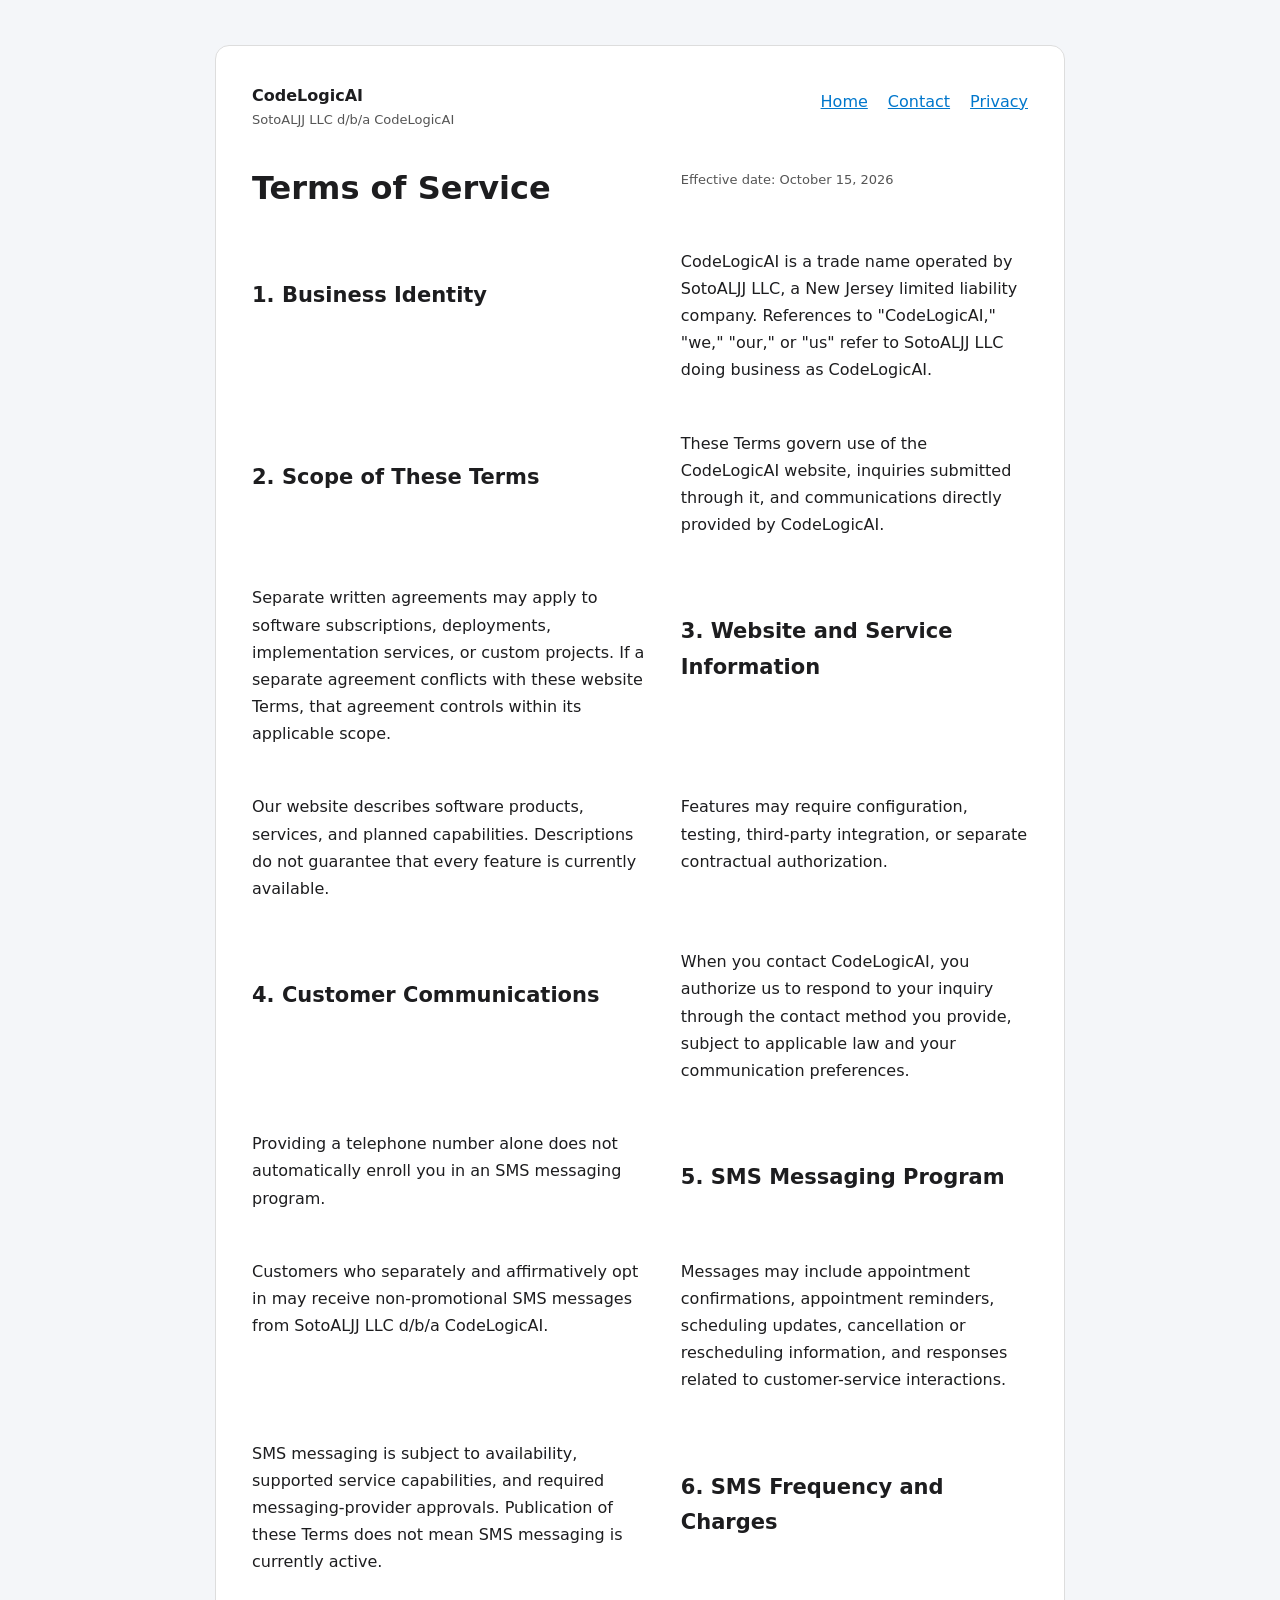
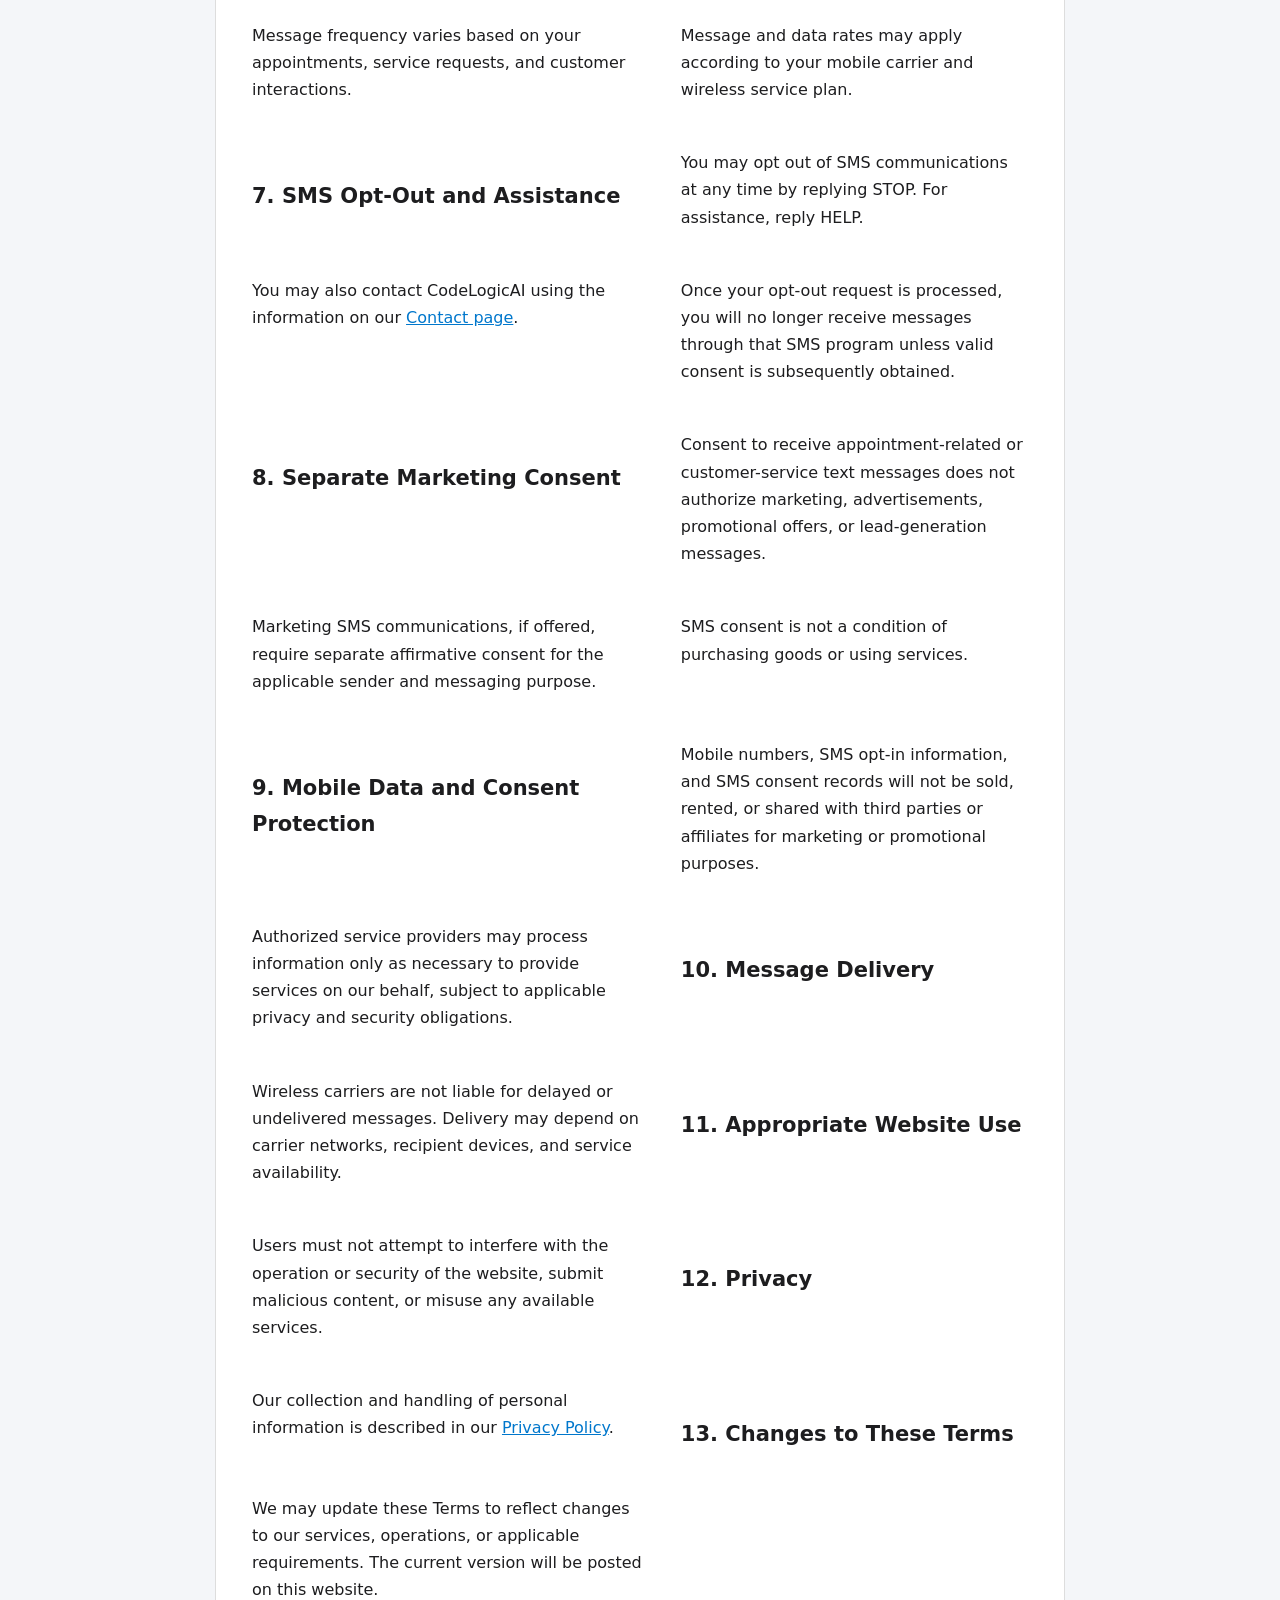
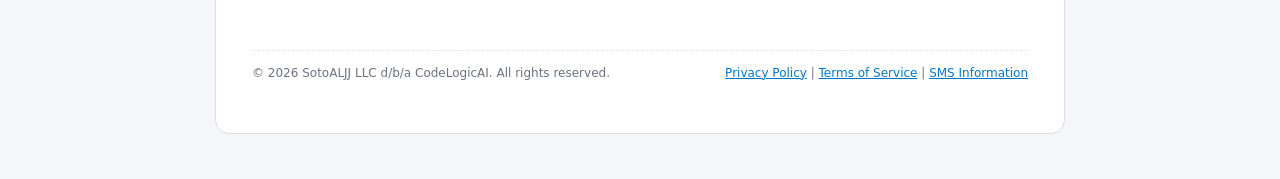
<file: terms.html>
<!DOCTYPE html>
<html lang="en">
<head>
  <meta charset="UTF-8">
  <meta name="viewport" content="width=device-width, initial-scale=1">
  <title>Terms of Service | CodeLogicAI</title>
  <meta name="description" content="CodeLogicAI Terms of Service and SMS messaging terms.">
  <link rel="stylesheet" href="style.css">
  <style>
    body {
      background: #f4f6f9;
      color: #1d1d1f;
      font-family: system-ui, Arial, sans-serif;
      line-height: 1.7;
    }
    .policy-container {
      max-width: 850px;
      margin: 45px auto;
      padding: 36px;
      background: white;
      border: 1px solid #ddd;
      border-radius: 14px;
    }
    .policy-container h1 {
      font-size: 32px;
      margin-bottom: 8px;
    }
    .policy-container h2 {
      font-size: 21px;
      margin-top: 30px;
      margin-bottom: 10px;
    }
    .policy-container p {
      margin-bottom: 14px;
    }
    .policy-container a, footer a {
      color: #0077cc;
      text-decoration: underline;
    }
    .policy-note {
      color: #555;
      font-size: 13px;
    }
    .policy-navigation {
      display: flex;
      gap: 20px;
      flex-wrap: wrap;
      margin-bottom: 25px;
    }
    @media (max-width: 600px) {
      .policy-container {
        margin: 15px;
        padding: 20px;
      }
    }
  </style>
</head>

<body>
<div class="policy-container">

  <header>
    <div>
      <strong>CodeLogicAI</strong>
      <p class="policy-note">
        SotoALJJ LLC d/b/a CodeLogicAI
      </p>
    </div>
    <nav class="policy-navigation" aria-label="Policy navigation">
      <a href="index.html">Home</a>
      <a href="contact.html">Contact</a>
      <a href="privacy.html">Privacy</a>
    </nav>
  </header>

  <main>
    <h1>Terms of Service</h1>
    <p class="policy-note">
      Effective date: October 15, 2026
    </p>

    <h2>1. Business Identity</h2>
    <p>
      CodeLogicAI is a trade name operated by
      SotoALJJ LLC, a New Jersey limited liability
      company. References to "CodeLogicAI,"
      "we," "our," or "us" refer to SotoALJJ LLC
      doing business as CodeLogicAI.
    </p>

    <h2>2. Scope of These Terms</h2>
    <p>
      These Terms govern use of the CodeLogicAI
      website, inquiries submitted through it,
      and communications directly provided
      by CodeLogicAI.
    </p>
    <p>
      Separate written agreements may apply to
      software subscriptions, deployments,
      implementation services, or custom projects.
      If a separate agreement conflicts with
      these website Terms, that agreement
      controls within its applicable scope.
    </p>

    <h2>3. Website and Service Information</h2>
    <p>
      Our website describes software products,
      services, and planned capabilities.
      Descriptions do not guarantee that
      every feature is currently available.
    </p>
    <p>
      Features may require configuration,
      testing, third-party integration,
      or separate contractual authorization.
    </p>

    <h2>4. Customer Communications</h2>
    <p>
      When you contact CodeLogicAI, you
      authorize us to respond to your inquiry
      through the contact method you provide,
      subject to applicable law and your
      communication preferences.
    </p>
    <p>
      Providing a telephone number alone
      does not automatically enroll you in
      an SMS messaging program.
    </p>

    <h2>5. SMS Messaging Program</h2>
    <p>
      Customers who separately and
      affirmatively opt in may receive
      non-promotional SMS messages from
      SotoALJJ LLC d/b/a CodeLogicAI.
    </p>
    <p>
      Messages may include appointment
      confirmations, appointment reminders,
      scheduling updates, cancellation or
      rescheduling information, and responses
      related to customer-service interactions.
    </p>
    <p>
      SMS messaging is subject to availability,
      supported service capabilities, and
      required messaging-provider approvals.
      Publication of these Terms does not
      mean SMS messaging is currently active.
    </p>

    <h2>6. SMS Frequency and Charges</h2>
    <p>
      Message frequency varies based on
      your appointments, service requests,
      and customer interactions.
    </p>
    <p>
      Message and data rates may apply
      according to your mobile carrier
      and wireless service plan.
    </p>

    <h2>7. SMS Opt-Out and Assistance</h2>
    <p>
      You may opt out of SMS communications
      at any time by replying STOP.
      For assistance, reply HELP.
    </p>
    <p>
      You may also contact CodeLogicAI using
      the information on our
      <a href="contact.html">Contact page</a>.
    </p>
    <p>
      Once your opt-out request is processed,
      you will no longer receive messages
      through that SMS program unless
      valid consent is subsequently obtained.
    </p>

    <h2>8. Separate Marketing Consent</h2>
    <p>
      Consent to receive appointment-related
      or customer-service text messages
      does not authorize marketing,
      advertisements, promotional offers,
      or lead-generation messages.
    </p>
    <p>
      Marketing SMS communications, if
      offered, require separate affirmative
      consent for the applicable sender
      and messaging purpose.
    </p>
    <p>
      SMS consent is not a condition of
      purchasing goods or using services.
    </p>

    <h2>9. Mobile Data and Consent Protection</h2>
    <p>
      Mobile numbers, SMS opt-in information,
      and SMS consent records will not be
      sold, rented, or shared with third
      parties or affiliates for marketing
      or promotional purposes.
    </p>
    <p>
      Authorized service providers may
      process information only as necessary
      to provide services on our behalf,
      subject to applicable privacy
      and security obligations.
    </p>

    <h2>10. Message Delivery</h2>
    <p>
      Wireless carriers are not liable
      for delayed or undelivered messages.
      Delivery may depend on carrier
      networks, recipient devices,
      and service availability.
    </p>

    <h2>11. Appropriate Website Use</h2>
    <p>
      Users must not attempt to interfere
      with the operation or security of
      the website, submit malicious content,
      or misuse any available services.
    </p>

    <h2>12. Privacy</h2>
    <p>
      Our collection and handling of
      personal information is described
      in our
      <a href="privacy.html">Privacy Policy</a>.
    </p>

    <h2>13. Changes to These Terms</h2>
    <p>
      We may update these Terms to reflect
      changes to our services, operations,
      or applicable requirements.
      The current version will be posted
      on this website.
    </p>
  </main>

  <footer>
    <p>
      &copy; 2026 SotoALJJ LLC d/b/a CodeLogicAI.
      All rights reserved.
    </p>
    <p>
      <a href="privacy.html">Privacy Policy</a> |
      <a href="terms.html">Terms of Service</a> |
      <a href="sms-consent.html">SMS Information</a>
    </p>
  </footer>

</div>
</body>
</html>
</file>
<file: style.css>
:root {
  --bg: #f3f4f6;
  --bg-alt: #e5e7eb;
  --accent: #0ea5e9;
  --accent-soft: rgba(14, 165, 233, 0.12);
  --text: #020617;
  --muted: #6b7280;
  --card: #ffffff;
  --border: #e5e7eb;
}

* {
  box-sizing: border-box;
  margin: 0;
  padding: 0;
  font-family: system-ui, -apple-system, BlinkMacSystemFont, "Segoe UI", sans-serif;
}

body {
  background: linear-gradient(to bottom, #f9fafb, #e5e7eb);
  color: var(--text);
  line-height: 1.6;
  -webkit-font-smoothing: antialiased;
}

a {
  color: inherit;
  text-decoration: none;
}

.page {
  max-width: 1100px;
  margin: 0 auto;
  padding: 24px 16px 80px;
}

/* HEADER */

header {
  display: flex;
  align-items: center;
  justify-content: space-between;
  gap: 16px;
  margin-bottom: 24px;
  flex-wrap: wrap;
}

.logo {
  display: flex;
  align-items: center;
  gap: 12px;
}

.logo-img {
  height: 54px;
  width: auto;
  border-radius: 6px;
  box-shadow: 0 0 12px rgba(14, 165, 233, 0.45);
}

.logo-text {
  display: flex;
  flex-direction: column;
  line-height: 1.2;
}

.logo-text span:first-child {
  font-weight: 700;
  letter-spacing: 0.03em;
  font-size: 18px;
}

.logo-text span:last-child {
  font-size: 12px;
  color: var(--muted);
}

/* NAV */

.nav-wrapper {
  border-bottom: 1px solid var(--border);
  margin-bottom: 24px;
}

.nav {
  max-width: 1100px;
  margin: 0 auto;
  padding: 0 16px 8px;
  display: flex;
  gap: 16px;
  flex-wrap: wrap;
}

.nav-link {
  font-size: 13px;
  color: var(--muted);
  padding: 4px 0;
  position: relative;
}

.nav-link:hover {
  color: var(--accent);
}

.nav-link.active {
  color: var(--accent);
  font-weight: 600;
}

.nav-link.active::after {
  content: "";
  position: absolute;
  left: 0;
  bottom: -4px;
  width: 100%;
  height: 2px;
  background: var(--accent);
  border-radius: 999px;
}

/* Pills / badges */

.pill {
  padding: 6px 12px;
  border-radius: 999px;
  font-size: 12px;
  border: 1px solid var(--border);
  background: #ffffffdd;
  display: inline-flex;
  align-items: center;
  gap: 6px;
}

.pill-dot {
  width: 8px;
  height: 8px;
  border-radius: 999px;
  background: #22c55e;
  box-shadow: 0 0 10px rgba(34, 197, 94, 0.7);
}

.pill span.accent {
  color: var(--accent);
  font-weight: 600;
}

/* Layout home */

main {
  display: grid;
  grid-template-columns: minmax(0, 1.6fr) minmax(0, 1.4fr);
  gap: 32px;
}

@media (max-width: 900px) {
  main {
    grid-template-columns: minmax(0, 1fr);
  }
}

.hero {
  padding-right: 8px;
}

.eyebrow {
  font-size: 12px;
  letter-spacing: 0.16em;
  text-transform: uppercase;
  color: var(--muted);
  margin-bottom: 10px;
}

h1 {
  font-size: clamp(28px, 4vw, 36px);
  line-height: 1.2;
  margin-bottom: 14px;
}

.gradient-text {
  background: linear-gradient(to right, #0284c7, #0ea5e9);
  -webkit-background-clip: text;
background-clip: text;
  color: transparent;
}

.hero-sub {
  font-size: 15px;
  color: var(--muted);
  margin-bottom: 18px;
}

.hero-sub strong {
  color: var(--accent);
  font-weight: 600;
}

.hero-list {
  font-size: 14px;
  color: var(--muted);
  margin-bottom: 18px;
  padding-left: 18px;
}

.hero-list li {
  margin-bottom: 4px;
}

.hero-cta-row {
  display: flex;
  gap: 12px;
  margin-bottom: 18px;
  flex-wrap: wrap;
}

.btn-primary,
.btn-outline {
  border-radius: 999px;
  padding: 10px 18px;
  font-size: 14px;
  font-weight: 500;
  border: 1px solid transparent;
  cursor: pointer;
  display: inline-flex;
  align-items: center;
  gap: 8px;
}

.btn-primary {
  background: linear-gradient(to right, #0ea5e9, #0284c7);
  color: white;
  border-color: rgba(148, 163, 184, 0.25);
  box-shadow: 0 8px 22px rgba(14, 165, 233, 0.35);
}

.btn-outline {
  background: white;
  border-color: var(--border);
  color: var(--muted);
}

.hero-note {
  font-size: 12px;
  color: var(--muted);
}

.hero-note strong {
  color: var(--accent);
}

/* Right panel */

.right-panel {
  background: var(--card);
  border-radius: 18px;
  padding: 18px;
  border: 1px solid var(--border);
  box-shadow: 0 8px 28px rgba(0, 0, 0, 0.08);
  display: flex;
  flex-direction: column;
  gap: 16px;
}

.right-header {
  display: flex;
  justify-content: space-between;
  align-items: center;
  font-size: 13px;
  color: var(--muted);
}

.right-header span.title {
  font-weight: 600;
  color: #0f172a;
  font-size: 13px;
}

.tag-row {
  display: flex;
  flex-wrap: wrap;
  gap: 8px;
  font-size: 11px;
}

.tag {
  padding: 4px 8px;
  border-radius: 999px;
  border: 1px solid var(--border);
  background: #f9fafb;
  color: var(--muted);
}

.cards {
  display: grid;
  gap: 10px;
  font-size: 13px;
}

.card {
  border-radius: 14px;
  border: 1px solid var(--border);
  background: white;
  padding: 12px;
  display: grid;
  grid-template-columns: auto 1fr auto;
  gap: 10px;
  align-items: center;
}

.card-icon {
  width: 26px;
  height: 26px;
  border-radius: 999px;
  border: 1px solid var(--border);
  display: flex;
  align-items: center;
  justify-content: center;
  font-size: 14px;
  background: #f0f9ff;
  color: #0284c7;
}

.card-title {
  font-weight: 600;
  color: #0f172a;
}

.card-sub {
  font-size: 12px;
  color: var(--muted);
}

.card-chip {
  padding: 3px 8px;
  border-radius: 999px;
  border: 1px solid var(--border);
  font-size: 11px;
  color: var(--muted);
  background: #f9fafb;
}

/* Generic page sections */

.page-section {
  max-width: 760px;
  margin-top: 8px;
}

.page-section h1 {
  margin-bottom: 8px;
}

.page-section p {
  font-size: 14px;
  color: var(--muted);
  margin-bottom: 10px;
}

.page-section ul {
  padding-left: 18px;
  font-size: 14px;
  color: var(--muted);
}

.page-section li {
  margin-bottom: 4px;
}

/* Footer */

footer {
  margin-top: 32px;
  font-size: 12px;
  color: var(--muted);
  display: flex;
  justify-content: space-between;
  flex-wrap: wrap;
  gap: 12px;
  border-top: 1px dashed var(--border);
  padding-top: 12px;
}

footer a {
  text-decoration: underline dotted;
}
</file>
